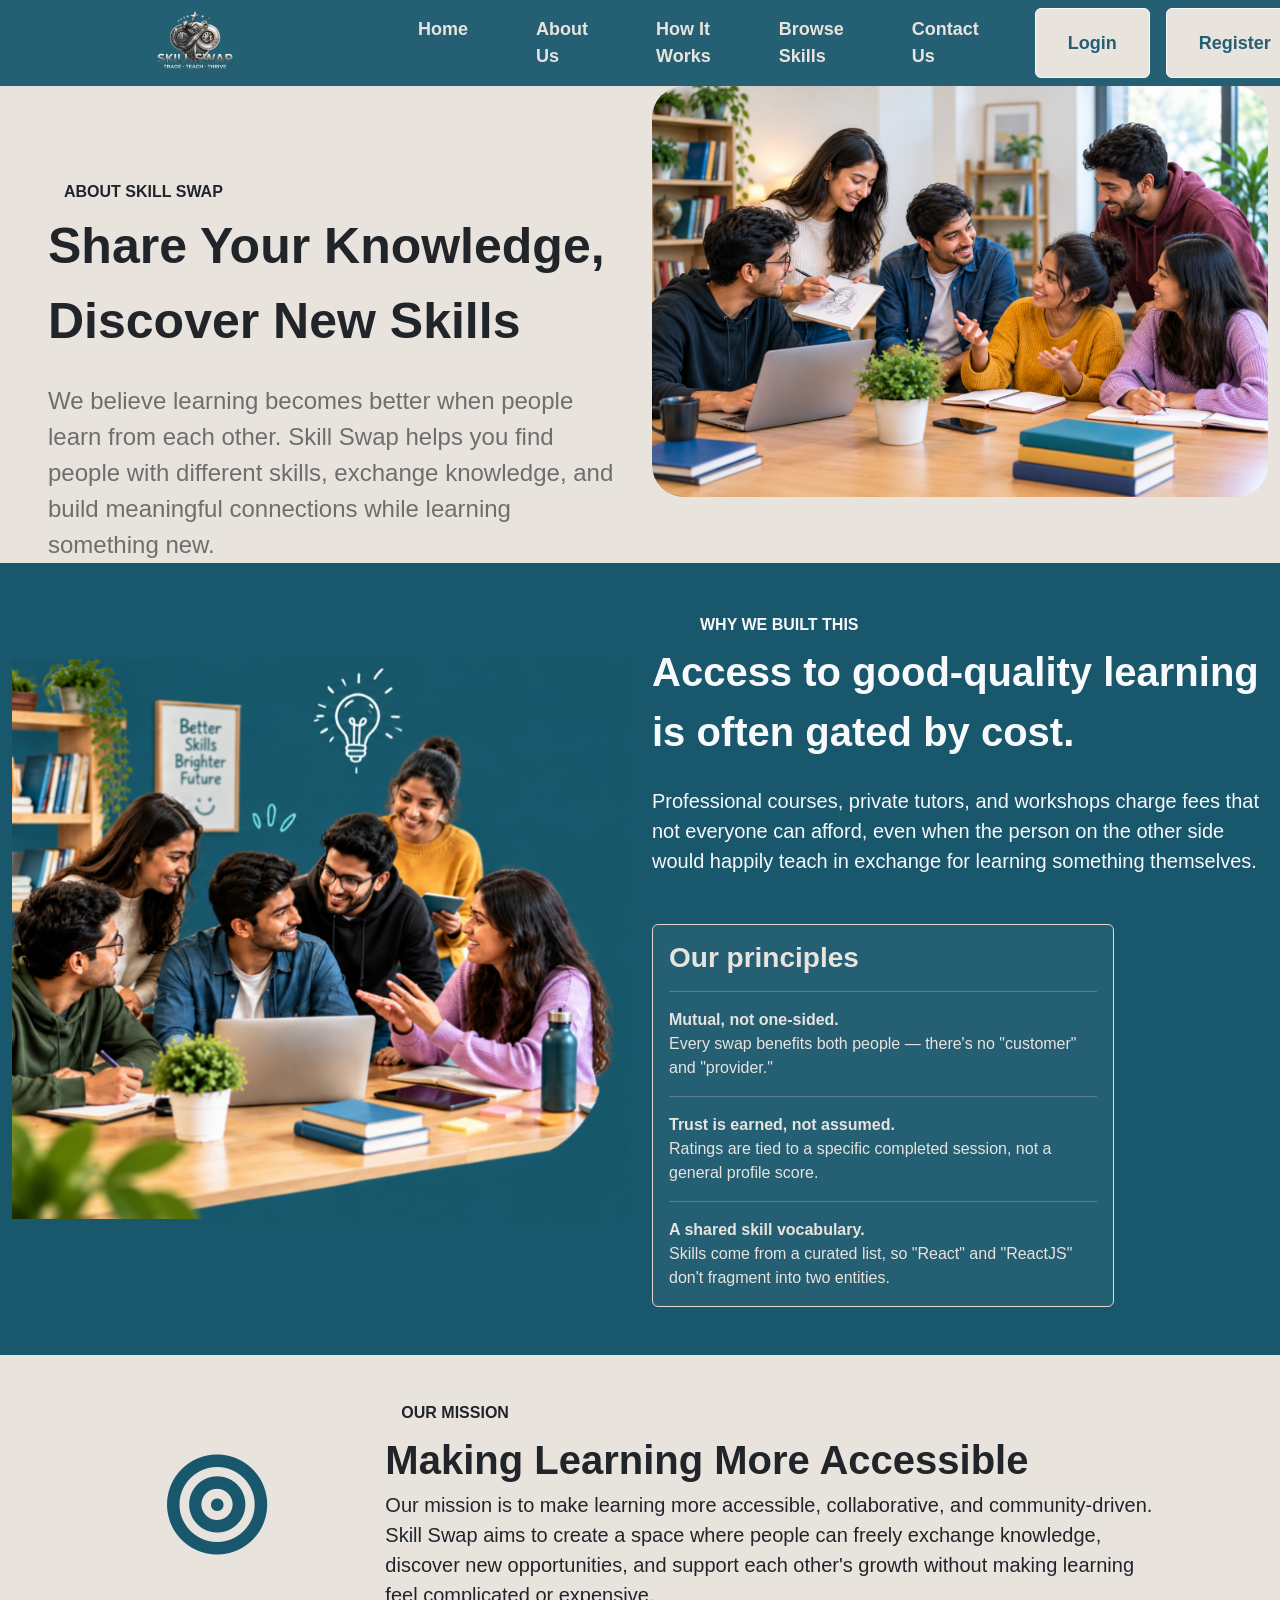
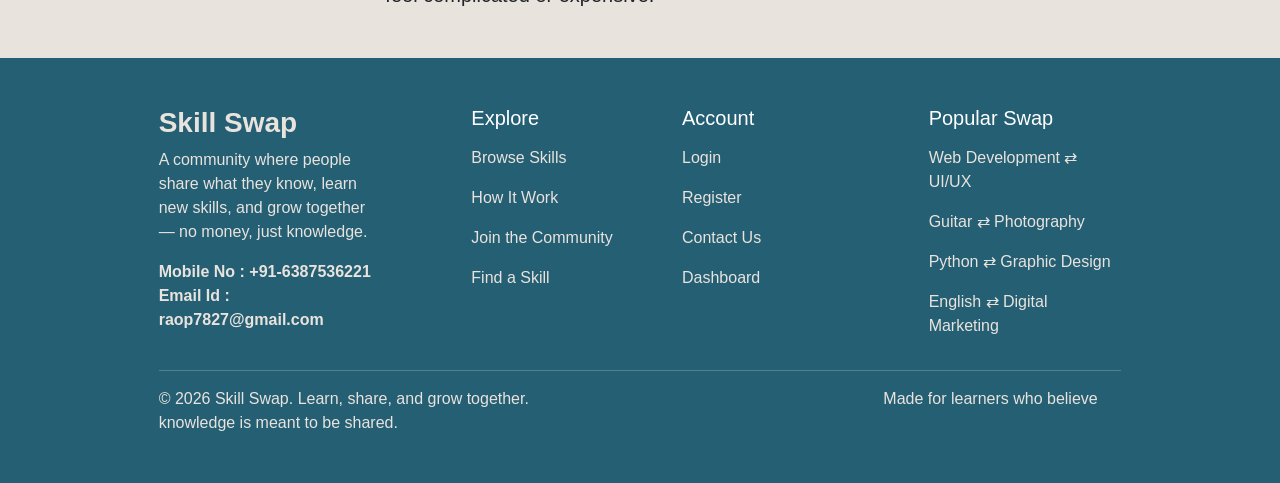
<file: about.html>
<!DOCTYPE html>
<html lang="en">
<head>
     <title>Skill-Swap</title>
    <link rel="stylesheet" href="css/all.css">
    <link rel="stylesheet" href="css/bootstrap.css">
    <link rel="stylesheet" href="index.css">
</head>
<body>
    <div class="container-fluid" style="font-family: 'Gill Sans', 'Gill Sans MT', Calibri, 'Trebuchet MS', sans-serif;">
                <div class="row bg-color1">
               <nav class="navbar navbar-expand-lg navbar-dark  ">

                    <img src="images/l.png" alt="" class="h2 img-fluid bg-color1">
    <button class="navbar-toggler" type="button" data-bs-toggle="collapse" data-bs-target="#navMenu">
      <span class="navbar-toggler-icon"></span>
    </button>
    <div class="collapse navbar-collapse bg-color1" id="navMenu">
      <ul class="navbar-nav ms-5 me-auto ab">
        <li class="nav-item"><a class="nav-link ab" href="Index.html">Home</a></li>
        <li class="nav-item"><a class="nav-link ab" href="#about">About Us</a></li>
        <li class="nav-item"><a class="nav-link ab" href="howitwork.html">How It Works</a></li>
        <li class="nav-item"><a class="nav-link ab" href="#contact">Browse Skills</a></li>
        <li class="nav-item"><a class="nav-link ab" href="Contact.html">Contact Us </a></li>
        <button class="btn btn-light ms-5 mt-0 mb-0 ps-4 pe-4 p-0 ac"><a class="nav-link ac" href="Login.html">Login</a></button>
        <button class="btn btn-light ms-3 mt-0 mb-0 ps-4 pe-4 p-0 ac"><a class="nav-link ac" href="registration.html">Register</a></button>
      </ul>
     
    </div>
    </nav>
  </div>
        <div class="row" style="background-color:#E9E3DE  ;">
            <div class="col-md-12 mx-auto ">
               <div class="row">
                <div class="col-lg-6 pt-5 ps-5">
                <h6 class="fw-bold text-uppercase text-dark  ps-3 pt-5">About Skill Swap</h6>
                <span class="fw-bold text-dark fs2 ">Share Your Knowledge, Discover New Skills</span> <br> <br>
                <span class="text-dark fs-4 " style="color:rgb(112, 109, 109) !important">We believe learning becomes better when people learn from each other. Skill Swap helps you find people with different skills, exchange knowledge, and build meaningful connections while learning something new.</span>
                </div>
                <div class="col-lg-6">
                    <img src="images/about 2.png" alt="" class="img-fluid rounded-5" >
                </div>
               </div>
            </div>
        </div>
        <div class="row pt-5" style="background-color: #18576c; color: white !important;">
            <div class="col-md-12 mx-auto ">
                <div class="row">
                    <div class="col-md-6">
                        <img src="images/about.png" alt="" class="img-fluid pt-5">
                    </div>
                    <div class="col-md-6">
                          <h6 class="fw-semibold text-uppercase text-light  ps-5 pt-1"> Why we built this</h6>
                <span class="fw-bold text-light fs1 ">  Access to good-quality
                        learning <br>is often gated by cost.
                        </span> <br> <br>
                <span class="text-light fs-5 " >  Professional courses, private tutors, and workshops
                        charge fees that not everyone can afford, even when
                        the person on the other side would happily teach in
                        exchange for learning something themselves.</span> <br>
                    

<div class="card w-75 my-5 b" style="border:1px solid #e3d7ce">
  <div class="card-body">
    <h5 class="card-title fs-3 fw-semibold"> Our principles</h5> <hr class="fw-bold">
    <p class="card-text"><b>Mutual, not one-sided.  </b><br>  Every swap benefits both people —
                                    there's no "customer" and "provider."</p> <hr>
    <p class="card-text">  <b>Trust is earned, not assumed.</b> <br>   Ratings are tied to a specific completed
                                    session, not a general profile score.</p><hr>
    <p class="card-text"><b> A shared skill vocabulary.</b> <br> Skills come from a curated list, so
                                    "React" and "ReactJS" don't fragment
                                    into two entities.</p>
   
  </div>
</div>

                    </div>
                </div>
            </div>
        </div>

        <div class="row" style="background-color: #E9E3DE;">
            <div class="col-sm-10 mx-auto">
                <div class="row">
                    <div class="col-md-3">
                        <i class="fa-solid fa-bullseye align-self-center fs2 p-5 text-end" style="font-size: 100px !important; padding-top: 100px !important; box-sizing: border-box; color:#18576c"></i>
                    </div>
                    <div class="col-md-9 pb-5">
                          <h6 class="fw-bold text-uppercase text-dark  ps-3 pt-5"> OUR MISSION</h6>
                          <span class="fs-1 fw-bold"> Making Learning More Accessible</span> <br>
                          <span class="fs-5">  Our mission is to make learning more accessible, collaborative,
                    and community-driven. Skill Swap aims to create a space where
                    people can freely exchange knowledge, discover new opportunities,
                    and support each other's growth without making learning feel
                    complicated or expensive.</span>
                    </div>
                </div>
            </div>
        </div>

           <div class="row p-5" style="background-color: #245F73; color:#E9E3DE ">
              <div class="col-sm-10 mx-auto">
               <div class="row">
                 <div class="col-sm-3">
                    <h3 class="fw-bold">Skill Swap</h3>
                    <p>A community where people share what they know, learn new skills, and grow together — no money, just knowledge.</p>
                    <span class="fw-semibold">Mobile No : +91-6387536221</span> <br>
                    <span class="fw-semibold">Email Id : raop7827@gmail.com</span> <br>
                  </div>
                  <div class="col-sm-3 ps-5">
                    <h5 class="mb-3" style="margin-left: 30px !important; color:white !important">Explore</h5>
                    <a href="#" class="d-block mb-3" style="color:#E9E3DE;text-decoration: none !important; margin-left: 30px !important;">Browse Skills</a>
                    <a href="#" class="d-block mb-3" style="color:#E9E3DE;text-decoration: none !important;margin-left: 30px !important;">How It Work</a>
                    <a href="#" class="d-block mb-3" style="color:#E9E3DE;text-decoration: none !important; margin-left: 30px !important;">Join the Community</a>
                    <a href="#" class="d-block mb-3" style="color:#E9E3DE;text-decoration: none !important; margin-left: 30px !important;">Find a Skill</a>
                  </div>
                  <div class="col-sm-3">
                    <h5 class="mb-3" style="margin-left: 30px !important; color:white !important">Account</h5>
                    <a href="#" class="d-block mb-3" style="color:#E9E3DE;text-decoration: none !important; margin-left: 30px !important;">Login</a>
                    <a href="#" class="d-block mb-3" style="color:#E9E3DE;text-decoration: none !important;margin-left: 30px !important;">Register</a>
                    <a href="#" class="d-block mb-3" style="color:#E9E3DE;text-decoration: none !important; margin-left: 30px !important;">Contact Us</a>
                    <a href="#" class="d-block mb-3" style="color:#E9E3DE;text-decoration: none !important; margin-left: 30px !important;">Dashboard</a>
                  </div>
                  <div class="col-sm-3">
                    <h5 class="mb-3" style="margin-left: 30px !important;color:white !important">Popular Swap </h5>
                    <a href="#" class="d-block mb-3" style="color:#E9E3DE;text-decoration: none !important; margin-left: 30px !important;">Web Development ⇄ UI/UX</a>
                    <a href="#" class="d-block mb-3" style="color:#E9E3DE;text-decoration: none !important;margin-left: 30px !important;">Guitar ⇄ Photography</a>
                    <a href="#" class="d-block mb-3" style="color:#E9E3DE;text-decoration: none !important; margin-left: 30px !important;">Python ⇄ Graphic Design</a>
                    <a href="#" class="d-block mb-3" style="color:#E9E3DE;text-decoration: none !important; margin-left: 30px !important;">English ⇄ Digital Marketing</a>
                  </div>
               </div>
               <hr>
               <span>© 2026 Skill Swap. Learn, share, and grow together.</span>
               <span class="text-end ps-5" style="padding-left: 350px !important;">Made for learners who believe knowledge is meant to be shared.</span>
              </div>
            </div>

    </div>
</body>
</html>
</file>
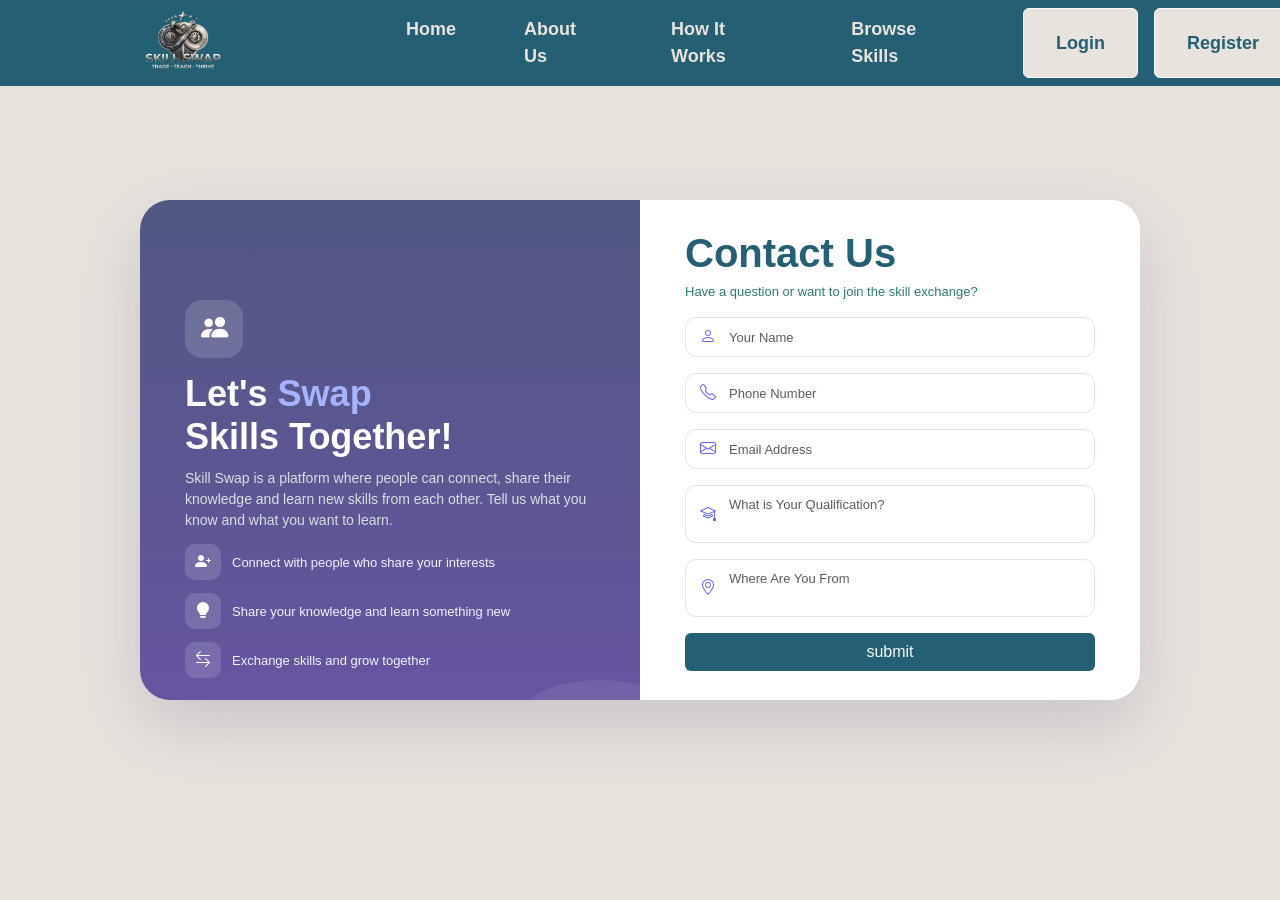
<file: Contact.html>
<!DOCTYPE html>
<html lang="en">
<head>
    <meta charset="UTF-8">
    <meta name="viewport" content="width=device-width, initial-scale=1.0">

     <title>Skill-Swap</title>
    <link rel="stylesheet" href="index.css">

    <!-- Bootstrap CSS -->
    <link href="https://cdn.jsdelivr.net/npm/bootstrap@5.3.3/dist/css/bootstrap.min.css" rel="stylesheet">
    <script src="https://cdn.jsdelivr.net/npm/bootstrap@5.3.3/dist/js/bootstrap.bundle.min.js"></script>

    <!-- Bootstrap Icons -->
    <link rel="stylesheet"
          href="https://cdn.jsdelivr.net/npm/bootstrap-icons@1.11.3/font/bootstrap-icons.min.css">

    <style>
        .bgcolor{
           background-color:rgb(36, 95, 115) ;
        }
       .text1{
            color: #2f7a6e;
        }
.textmycolor{
    color: #245F73 !important;
}

* {
    margin: 0;
    padding: 0;
    box-sizing: border-box;
}

body {
    min-height: 100vh;
    font-family: "Poppins", sans-serif;
    background: #E9E3DE;
    display: flex;
    align-items: center;
    justify-content: center;
    padding: 20px 15px;
}

.contact-wrapper {
    width: fit-content;
    max-width: 100%;
    perspective: 1200px;
}

/* =========================
   MAIN CARD
========================= */

.contact-card {
    position: relative;
    height: 500px;
    width: 1000px;
    max-width: 100%;
    border-radius: 30px;
    overflow: hidden;
    background: #ffffff;
    box-shadow: 0 25px 70px rgba(45, 55, 100, 0.18);
    display: flex;
}


/* =========================
   LEFT SIDE
========================= */

.contact-info {
    width: 50%;
    height: 500px;
    position: relative;
    padding: 35px 45px;
    color: white;
    display: flex;
    flex-direction: column;
    justify-content: center;
    overflow: hidden;

    background:
        linear-gradient(
            rgba(31, 41, 95, 0.78),
            rgba(69, 47, 140, 0.82)
        ),
        url("https://images.unsplash.com/photo-1521737711867-e3b97375f902?auto=format&fit=crop&w=1000&q=80");

    background-size: cover;
    background-position: center;

    transition: transform 0.8s cubic-bezier(.68,-0.55,.27,1.55);
}

.contact-info::before {
    content: "";
    position: absolute;
    width: 250px;
    height: 100px;
    border-radius: 50%;
    background: rgba(255,255,255,0.08);
    top: -100px;
    left: -100px;
}

.contact-info::after {
    content: "";
    position: absolute;
    width: 180px;
    height: 100px;
    border-radius: 50%;
    background: rgba(255,255,255,0.08);
    bottom: -80px;
    right: -50px;
}

.info-content {
    position: relative;
    z-index: 2;
    width: 100%;
}

.brand-icon {
    width: 58px;
    height: 58px;
    border-radius: 17px;
    display: flex;
    align-items: center;
    justify-content: center;
    font-size: 27px;
    margin-bottom: 14px;

    background: rgba(255,255,255,0.15);
    backdrop-filter: blur(10px);

    animation: floating 3s ease-in-out infinite;
}

.contact-info h1 {
    font-size: 36px;
    font-weight: 700;
    margin-bottom: 10px;
}

.contact-info h1 span {
    color: #a5b4fc;
}

.contact-info p {
    color: #d8dfe2;
    line-height: 1.5;
    font-size: 14px;
    max-width: 450px;
    margin-bottom: 0;
}

.feature {
    display: flex;
    align-items: center;
    gap: 11px;
    margin-top: 13px;
}

.feature-icon {
    width: 36px;
    height: 36px;
    flex-shrink: 0;
    border-radius: 10px;
    background: rgba(255,255,255,0.14);
    display: flex;
    align-items: center;
    justify-content: center;
    font-size: 16px;
}

.feature span {
    font-size: 13px;
    color: #f1f2ff;
}


/* =========================
   RIGHT SIDE FORM
========================= */

.contact-form {
    width: 50%;
    height: 500px;
    padding: 30px 45px;
    display: flex;
    flex-direction: column;
    justify-content: center;
    background: white;

    transition: transform 0.8s cubic-bezier(.68,-0.55,.27,1.55);
}

.form-heading {
    margin-bottom: 16px;
}

.form-heading h2 {
    font-size: 30px;
    font-weight: 700;
    color: #20244a;
    margin-bottom: 0;
}

.form-heading p {
    color: #777;
    margin-top: 5px;
    margin-bottom: 0;
    font-size: 13px;
}

.input-box {
    position: relative;
    margin-bottom: 10px;
}

.input-box i {
    position: absolute;
    left: 15px;
    top: 50%;
    transform: translateY(-50%);
    color: #6c63ff;
    font-size: 16px;
    z-index: 2;
}

.input-box textarea + i {
    top: 20px;
}

.form-control {
    border: 1px solid #e0e2ef;
    border-radius: 11px;
    padding: 9px 15px 9px 43px;
    height: 40px;
    min-height: 40px;
    font-size: 13px;
    box-shadow: none;
    transition: all 0.3s ease;
}

textarea.form-control {
    height: 58px;
    min-height: 58px;
    resize: none;
}

.form-control:focus {
    border-color: #6c63ff;
    box-shadow: 0 0 0 4px rgba(108, 99, 255, 0.10);
    transform: translateY(-2px);
}

.submit-btn {
    width: 100%;
    border: none;
    border-radius: 11px;
    padding: 10px;
    font-size: 14px;
    font-weight: 600;
    color: white;

    background: linear-gradient(135deg, #6c63ff, #4f46e5);

    transition: all 0.3s ease;
}

.submit-btn:hover {
    transform: translateY(-3px);
    box-shadow: 0 12px 25px rgba(79, 70, 229, 0.30);
}

.submit-btn:active {
    transform: scale(0.98);
}
.bt:hover{
    background-color:rgb(36, 95, 115) ;
    color: white;
}


/* =========================
   SWAP ANIMATION
========================= */
/* 
.contact-card:hover .contact-info {
    transform: translateX(100%);
}

.contact-card:hover .contact-form {
    transform: translateX(-100%);
} */


/* =========================
   FLOATING ANIMATION
========================= */

@keyframes floating {
    0%, 100% {
        transform: translateY(0);
    }

    50% {
        transform: translateY(-8px);
    }
}


/* =========================
   TABLET
========================= */

@media (max-width: 991px) {

    .contact-card {
        width: 900px;
        height: 500px;
    }

    .contact-info {
        padding: 30px;
    }

    .contact-form {
        padding: 30px;
    }

    .contact-info h1 {
        font-size: 32px;
    }
}


/* =========================
   MOBILE
========================= */

@media (max-width: 767px) {

    body {
        padding: 15px 10px;
    }

    .contact-wrapper {
        width: 100%;
    }

    .contact-card {
        width: 100%;
        height: auto;
        flex-direction: column;
        border-radius: 22px;
    }

    .contact-info,
    .contact-form {
        width: 100%;
        height: auto;
        min-height: 0 !important;
    }

    .contact-info {
        padding: 35px 25px;
    }

    .contact-form {
        padding: 30px 22px;
    }

    /* Mobile par hover animation disable */

    .contact-card:hover .contact-info,
    .contact-card:hover .contact-form {
        transform: none;
    }

    .contact-info h1 {
        font-size: 30px;
    }

    .form-heading h2 {
        font-size: 27px;
    }

    .brand-icon {
        width: 55px;
        height: 55px;
        font-size: 25px;
    }
}


/* =========================
   EXTRA CLASSES
========================= */

.h {
    min-height: 0 !important;
}

.ab {
    text-decoration: none;
    border: none;
}

.py{
    padding-bottom: 300px !important;
    box-sizing: border-box;
}

    </style>
</head>
<body>
    <div class="container">

            <div class="row bg-color1  fixed-top">
               <nav class="navbar navbar-expand-lg navbar-dark  ">

                    <img src="images/l.png" alt="" class="h2 img-fluid bg-color1">
    <button class="navbar-toggler" type="button" data-bs-toggle="collapse" data-bs-target="#navMenu">
      <span class="navbar-toggler-icon"></span>
    </button>
    <div class="collapse navbar-collapse bg-color1" id="navMenu">
      <ul class="navbar-nav ms-5 me-auto ab">
        <li class="nav-item"><a class="nav-link ab" href="Index.html">Home</a></li>
        <li class="nav-item"><a class="nav-link ab" href="#about">About Us</a></li>
        <li class="nav-item"><a class="nav-link ab" href="#services">How It Works</a></li>
        <li class="nav-item"><a class="nav-link ab" href="#contact">Browse Skills</a></li>
      
        <button class="btn btn-light ms-5 mt-0 mb-0 ps-4 pe-4 p-0 ac"><a class="nav-link ac" href="Login.html">Login</a></button>
        <button class="btn btn-light ms-3 mt-0 mb-0 ps-4 pe-4 p-0 ac"><a class="nav-link ac" href="registration.html">Register</a></button>
      </ul>
     
    </div>
    </nav>
  </div>

<div class="contact-wrapper mx-auto">
    

    <div class="contact-card">

        <!-- ================= LEFT SIDE ================= -->

        <div class="contact-info">

            <div class="info-content h  py ">

                <div class="brand-icon">
                    <i class="bi bi-people-fill"></i>
                </div>

                <h1 class="p-0">
                    Let's <span>Swap</span><br>
                    Skills Together!
                </h1>

                <p>
                    Skill Swap is a platform where people can connect,
                    share their knowledge and learn new skills from each other.
                    Tell us what you know and what you want to learn.
                </p>

                <div class="feature">
                    <div class="feature-icon">
                        <i class="bi bi-person-plus-fill"></i>
                    </div>

                    <span>
                        Connect with people who share your interests
                    </span>
                </div>

                <div class="feature">
                    <div class="feature-icon">
                        <i class="bi bi-lightbulb-fill"></i>
                    </div>

                    <span>
                        Share your knowledge and learn something new
                    </span>
                </div>

                <div class="feature">
                    <div class="feature-icon">
                        <i class="bi bi-arrow-left-right"></i>
                    </div>

                    <span>
                        Exchange skills and grow together
                    </span>
                </div>

            </div>

        </div>


        <!-- ================= RIGHT SIDE FORM ================= -->

        <div class="contact-form">

            <div class="form-heading">

                <h2 class="textmycolor text1 fs-1">Contact Us</h2>

                <p style="color: #2f7a6e !important;">
                    Have a question or want to join the skill exchange?
                </p>

            </div>


            <form onsubmit="demo()">

                <!-- Name -->

                <div class="input-box">

                    <i class="bi bi-person"></i>

                    <input
                        type="text"
                        class="form-control textmycolor"
                        placeholder="Your Name"
                        required id="name"
                    >


                </div>
                <p id="p1"></p>


                <!-- Phone -->

                <div class="input-box">

                    <i class="bi bi-telephone"></i>

                    <input
                        type="tel"
                        class="form-control"
                        placeholder="Phone Number"
                        required id="phone"
                    >

                </div>
                <p id="p2"></p>


                <!-- Email -->

                <div class="input-box">

                    <i class="bi bi-envelope"></i>

                    <input
                        type="email"
                        class="form-control"
                        placeholder="Email Address"
                        required
                        id="email"
                    >

                </div>
                <p id="p3"></p>


                <!-- Knowledge -->

                <div class="input-box">

                    <i class="bi bi-mortarboard"></i>

                    <textarea
                        class="form-control"
                        placeholder="What is Your Qualification?"
                        required
                        id="text1"
                    ></textarea>

                </div>
                <p id="p4"></p>


                <!-- Learn -->

                <div class="input-box">

                   <i class="bi bi-geo-alt"></i>

                    <textarea
                        class="form-control"
                        placeholder="Where Are You From"
                        required
                        id="text2"
                    ></textarea>

                </div>
                <p id="p5"></p>


                <button type="submit" class="btn bgcolor bt text-light w-100">submit

                    <!-- <i class="bi bi-send-fill me-2"></i>
                   <a href="" class="text-light text-decoration none a">Send Message</a> -->

                </button>

            </form>

        </div>

    </div>
    

</div>



<!-- Bootstrap JS -->


</div>
<script>
    function demo(){
    var name = document.querySelector("#name").value
    var phone = document.querySelector("#phone").value
    var email = document.querySelector("#email").value
    var text1 = document.querySelector("#text1").value
    var text2 = document.querySelector("#text2").value
    var arr = [name,phone,email,text1,text2]
    localStorage.setItem("name",JSON.stringify(arr[0]))
    localStorage.setItem("phone",JSON.stringify(arr[1]))
    localStorage.setItem("email",JSON.stringify(arr[2]))
    localStorage.setItem("text1",JSON.stringify(arr[3]))
    localStorage.setItem("text2",JSON.stringify(arr[4]))

    alert(`congratulations ${name} submitted successfully`)

    
    }
   
    

</script>
</body>
</html>
</file>
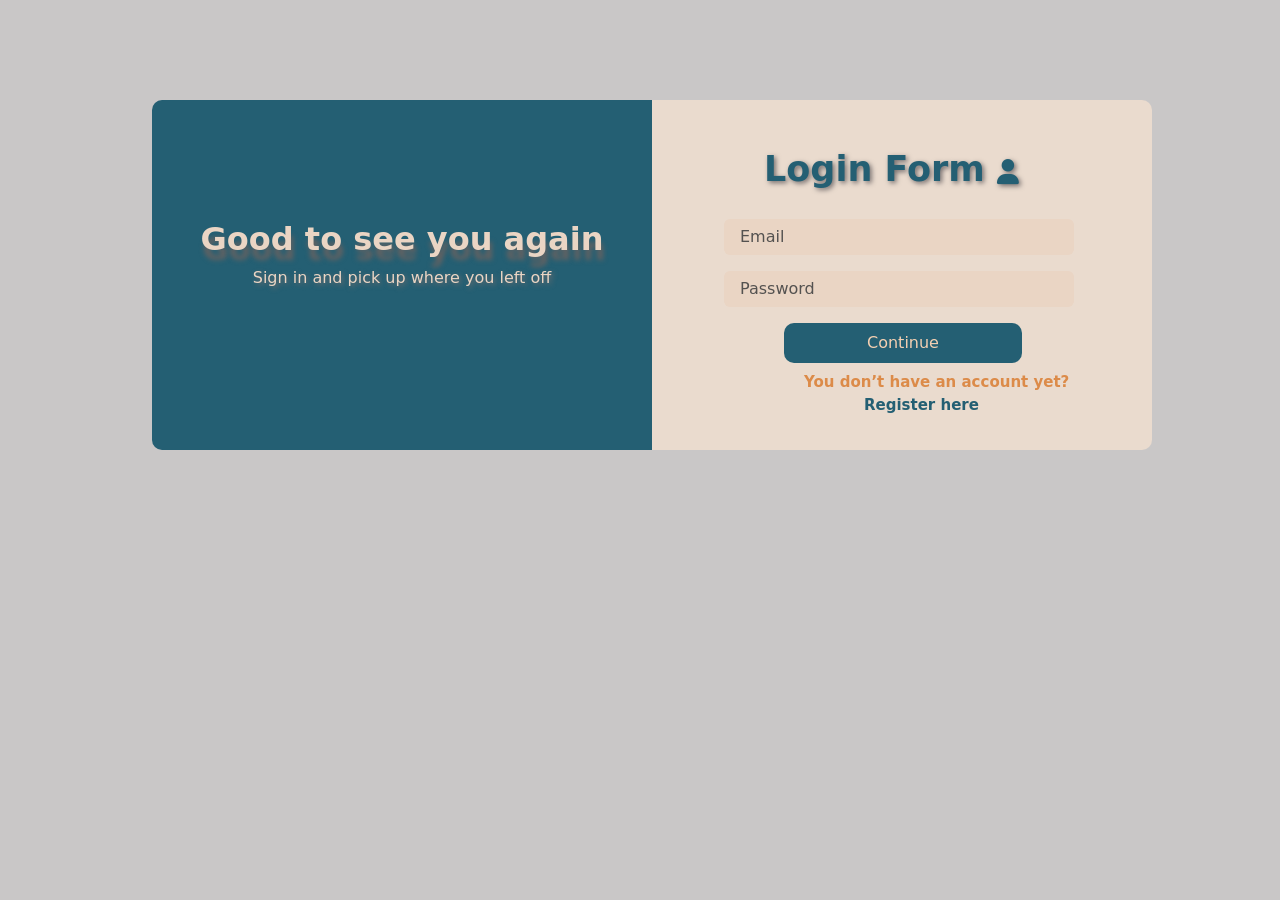
<file: dashboard.html>
<!DOCTYPE html>
<html lang="en">

<head>
    <meta charset="UTF-8">
    <meta name="viewport" content="width=device-width, initial-scale=1.0">

    <title>Skill-Swap</title>

    <link rel="stylesheet" href="css/bootstrap.css">
    <link rel="stylesheet" href="css/all.min.css">

    <style>
        body {
            background-color: #245F73;
        }

        .dashboard {
            background-color: #E9E3DE;
            min-height: 90vh;
            border-radius: 15px;
        }

        .brand {
            color: #ead5c4;
            font-weight: bold;
        }

        .welcome {
            color: #245F73;
            font-weight: bold;
        }

        .skill-card {
            background-color: #f4d0b2;
            border: none;
            border-radius: 15px;
            transition: 0.3s;
        }

        .skill-card:hover {
            transform: translateY(-5px);
        }

        .skill-icon {
            font-size: 35px;
            color: #245F73;
        }

        .skill-name {
            color: #245F73;
            font-size: 22px;
            font-weight: bold;
        }

        .section-title {
            color: #55361e;
            font-weight: bold;
        }

        .custom-btn {
            background-color: #245F73;
            color: #ead5c4;
            border: none;
        }

        .custom-btn:hover {
            background-color: #55361e;
            color: #fff;
        }
    </style>

</head>

<body>

    <div class="container py-4">

        <div class="dashboard shadow p-3 p-md-4">


            <nav class="navbar navbar-expand-lg mb-4">

                <div class="container-fluid">

                    <a class="navbar-brand brand fs-3" style="color: #245f73 !important;" href="#">
                        <i class="fa-solid fa-right-left" style="color: #245f73 !important;"></i>
                        Skill Swap
                    </a>

                    <button class="navbar-toggler" type="button" data-bs-toggle="collapse"
                        data-bs-target="#dashboardMenu">

                        <i class="fa-solid fa-bars"></i>

                    </button>

                    <div class="collapse navbar-collapse" id="dashboardMenu">

                        <ul class="navbar-nav ms-auto text-center">

                            <li class="nav-item">
                                <a class="nav-link fw-semibold fs-5 px-5" style="color: #245f73 !important;" href="#">
                                    Dashboard
                                </a>
                            </li>
                            <li class="nav-item">
                                <a class="nav-link" href="connection.html">
                                    <i class="fa-solid fa-user-group"></i>
                                    Connections
                                </a>
                            </li>

                            <li class="nav-item" style="color: #245f73 !important;">
                                <a class="nav-link fw-semibold fs-5 px-5" style="color: #245f73 !important;" href="#">
                                    Find Skills
                                </a>
                            </li>

                            <li class="nav-item" style="color: #245f73 !important;">
                                <a class="nav-link fw-semibold  fs-5 px-5" style="color: #245f73 !important;"
                                    href="profile.html">
                                    <i class="fa-solid fa-user fs-5 " style="color: #245f73 !important;"></i>
                                    Profile
                                </a>
                            </li>

                            <li class="nav-item">
                                <button class="btn custom-btn fs-5  px-3 mx-5" onclick="logout()">
                                    Logout
                                </button>
                            </li>

                        </ul>

                    </div>

                </div>

            </nav>



            <div class="mb-4">

                <h2 class="welcome">
                    Welcome, <span id="username">User</span> 👋
                </h2>

                <p class="text-muted mb-0">
                    Exchange your skills, connect with others and
                    learn something new.
                </p>

            </div>



            <h4 class="section-title mb-3">
                My Skills
            </h4>

            <div class="row g-4">


                <div class="col-12 col-md-6">

                    <div class="card skill-card shadow-sm h-100">

                        <div class="card-body p-4">

                            <i class="fa-solid fa-chalkboard-user skill-icon"></i>

                            <h5 class="section-title mt-3">
                                I Can Teach
                            </h5>

                            <p class="skill-name mb-2" id="teachSkill">
                                Loading...
                            </p>

                            <p class="text-muted mb-0">
                                Share your knowledge and help
                                someone learn this skill.
                            </p>

                        </div>

                    </div>

                </div>



                <div class="col-12 col-md-6">

                    <div class="card skill-card shadow-sm h-100">

                        <div class="card-body p-4">

                            <i class="fa-solid fa-book-open-reader skill-icon"></i>

                            <h5 class="section-title mt-3">
                                I Want To Learn
                            </h5>

                            <p class="skill-name mb-2" id="learnSkill">
                                Loading...
                            </p>

                            <p class="text-muted mb-0">
                                Find someone who can teach you
                                this skill.
                            </p>

                        </div>

                    </div>

                </div>

            </div>



            <div class="card skill-card shadow-sm border-0 mt-4">

                <div class="card-body p-4">

                    <h4 class="section-title mb-3">
                        <i class="fa-solid fa-users"></i>
                        Recommended Skill Partners
                    </h4>

                    <p class="text-muted">
                        People who can help you learn or learn from you.
                    </p>


                    <div id="skillPartners" class="row g-3 mt-2">


                    </div>

                </div>

            </div>



            <div class="row g-3 mt-3">

                <div class="col-12 col-sm-4">

                    <button class="btn custom-btn w-100 py-2">
                        <i class="fa-solid fa-magnifying-glass"></i>
                        Find a Skill
                    </button>

                </div>

                <div class="col-12 col-sm-4">

                    <button class="btn custom-btn w-100 py-2">
                        <i class="fa-solid fa-user-group"></i>
                        Find Partners
                    </button>

                </div>

                <div class="col-12 col-sm-4">

                    <button class="btn custom-btn w-100 py-2">
                        <i class="fa-solid fa-user"></i>
                        My Profile
                    </button>

                </div>

            </div>

        </div>

    </div>



    <script src="js/bootstrap.bundle.js"></script>


    <script src="js/dashboard.js"></script>

</body>

</html>
</file>
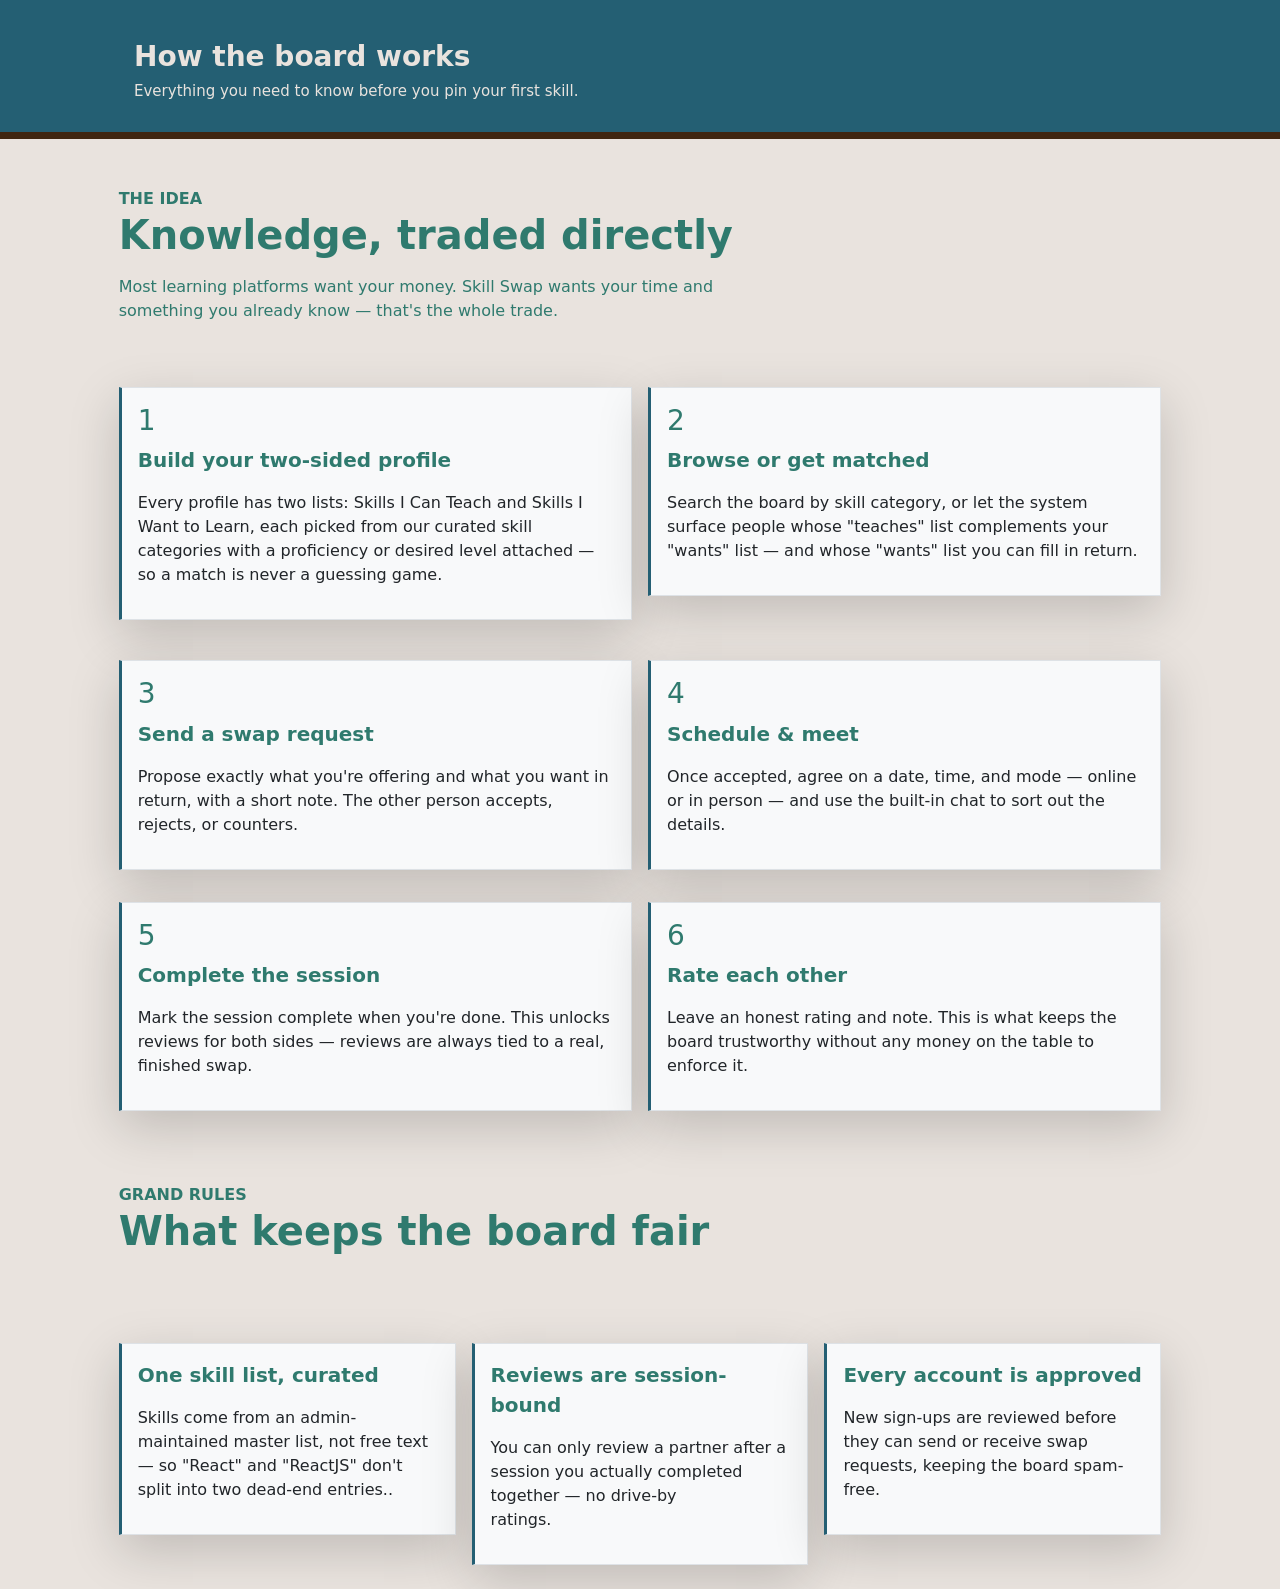
<file: howitwork.html>
<!DOCTYPE html>
<html lang="en">
<head>
    <meta charset="UTF-8">
    <meta name="viewport" content="width= , initial-scale=1.0">
    <title>Skill-Swap</title>
    <link rel="stylesheet" href="css/all.css">
    <link rel="stylesheet" href="css/bootstrap.css">
    <style>
        .bgcolor{
           background-color:rgb(36, 95, 115) ;
        }
        .textcolor{
             color: #E9E3DE !important;
        }
        .text1{
            color: #2f7a6e;
        }
        .bgcolor1{
            background-color: #E9E3DE !important;;
        }
        
         .w{
            width: 350px !important;
            
        }
        .my{
            margin-top: 120px;
        }

        .h{
            height: 150px;
        }
       .ms{
        margin-left: 110px;
    }
    .border{
        border-left: 3px solid rgb(36, 95, 115) !important;
    }
    </style>
</head>
<body>
    <div class="container-fluid bgcolor1">
        <div class="row bgcolor" style="border-bottom: 7px solid #402611;">
            <div class="col-sm-12 mx-auto">
                <div class="row">
                    <div class="col-sm-6 p-4 mt-3">
                        <h3 class="ms fw-bold textcolor">How the board works
                            <div class="fs-5 mt-2 fw-normal textcolor" style="font-size: 15px !important; ">Everything you need to know before you pin your first skill.</div>
                        </h3>
                    </div>
                    <div class="col-sm-6">
                        
                    </div>
                </div>
            </div>
        </div>
        <div class="row">
            <div class="col-sm-10 mx-auto my-5">
                <div class="">
                <div class="text1 fw-bold ">THE IDEA</div>
                <h1 class="fw-bold text1">Knowledge, traded directly</h1>
                <p class="mt-3 text1">Most learning platforms want your money. Skill Swap wants your time and<br> something you already know — that's the whole trade.</p>
            </div>
            </div>
        </div>
       
<!--box section start-->
<div class="row">
    <div class="col-sm-10 mx-auto">
        <div class="row g-3">

            <div class="col-sm-6 ">
                <div class="shadow-lg bg-light p-3 border">
                    <h3 class="text1">1</h3>
                    <p class="fw-bold fs-5 text1">Build your two-sided profile</p>
                    <p>Every profile has two lists: Skills I Can Teach and Skills I Want to Learn, each picked from our curated skill categories with a proficiency or desired level attached — so a match is never a guessing game.</p>
                </div>
            </div>

            <div class="col-sm-6">
                <div class="shadow-lg bg-light p-3 border">
                    <h3 class="text1">2</h3>
                    <p class="fw-bold fs-5 text1">Browse or get matched</p>
                    <p>Search the board by skill category, or let the system surface people whose "teaches" list complements your "wants" list — and whose "wants" list you can fill in return.</p>
                </div>
            </div>

        </div>
           <div class="row g-3 mt-4">

            <div class="col-sm-6">
                <div class="shadow-lg bg-light p-3 border">
                    <h3 class="text1">3</h3>
                    <p class="fw-bold fs-5 text1">Send a swap request</p>
                    <p>Propose exactly what you're offering and what you want in return, with a short note. The other person accepts, rejects, or counters.</p>
                </div>
            </div>

            <div class="col-sm-6">
                <div class="shadow-lg bg-light p-3 border">
                    <h3 class="text1">4</h3>
                    <p class="fw-bold fs-5 text1">Schedule & meet</p>
                    <p>Once accepted, agree on a date, time, and mode — online or in person — and use the built-in chat to sort out the details.</p>
                </div>
            </div>

        </div>
           <div class="row g-3 mt-3 mb-4">

            <div class="col-sm-6">
                <div class="shadow-lg bg-light p-3 border">
                    <h3 class="text1">5</h3>
                    <p class="fw-bold fs-5 text1">Complete the session</p>
                    <p>Mark the session complete when you're done. This unlocks reviews for both sides — reviews are always tied to a real, finished swap.</p>
                </div>
            </div>

            <div class="col-sm-6">
                <div class="shadow-lg bg-light p-3 border">
                    <h3 class="text1">6</h3>
                    <p class="fw-bold fs-5 text1">Rate each other</p>
                    <p>Leave an honest rating and note. This is what keeps the board trustworthy without any money on the table to enforce it.</p>
                </div>
            </div>

        </div>
        

    </div>
</div>
<!--box section end-->


       <div class="row">
            <div class="col-sm-10 mx-auto my-5">
                <div class="">
                <div class="text1 fw-bold ">GRAND RULES</div>
                <h1 class="fw-bold text1">What keeps the board fair</h1>
                
            </div>
            </div>
        </div>
        <div class="row">
            <div class="col-sm-10 mx-auto">
                   <div class="row g-3 mt-3 mb-4">

            <div class="col-sm-4">
                <div class="shadow-lg bg-light p-3 border">
                    
                    <p class="fw-bold fs-5 text1">One skill list, curated</p>
                    <p>Skills come from an admin-maintained master list, not free text — so "React" and "ReactJS" don't split into two dead-end entries..</p>
                </div>
            </div>

            <div class="col-sm-4">
                <div class="shadow-lg bg-light p-3 border">
                    
                    <p class="fw-bold fs-5 text1">Reviews are session-bound</p>
                    <p>You can only review a partner after a session you actually completed together — no drive-by<br> ratings.</p>
                </div>
            </div>
              <div class="col-sm-4">
                <div class="shadow-lg bg-light p-3 border">
                    
                    <p class="fw-bold fs-5 text1">Every account is approved</p>
                    <p>New sign-ups are reviewed before they can send or receive swap requests, keeping the board spam-free.</p>
                </div>
            </div>

        </div>
            </div>
        </div>
    </div>
</body>
</html>
</file>
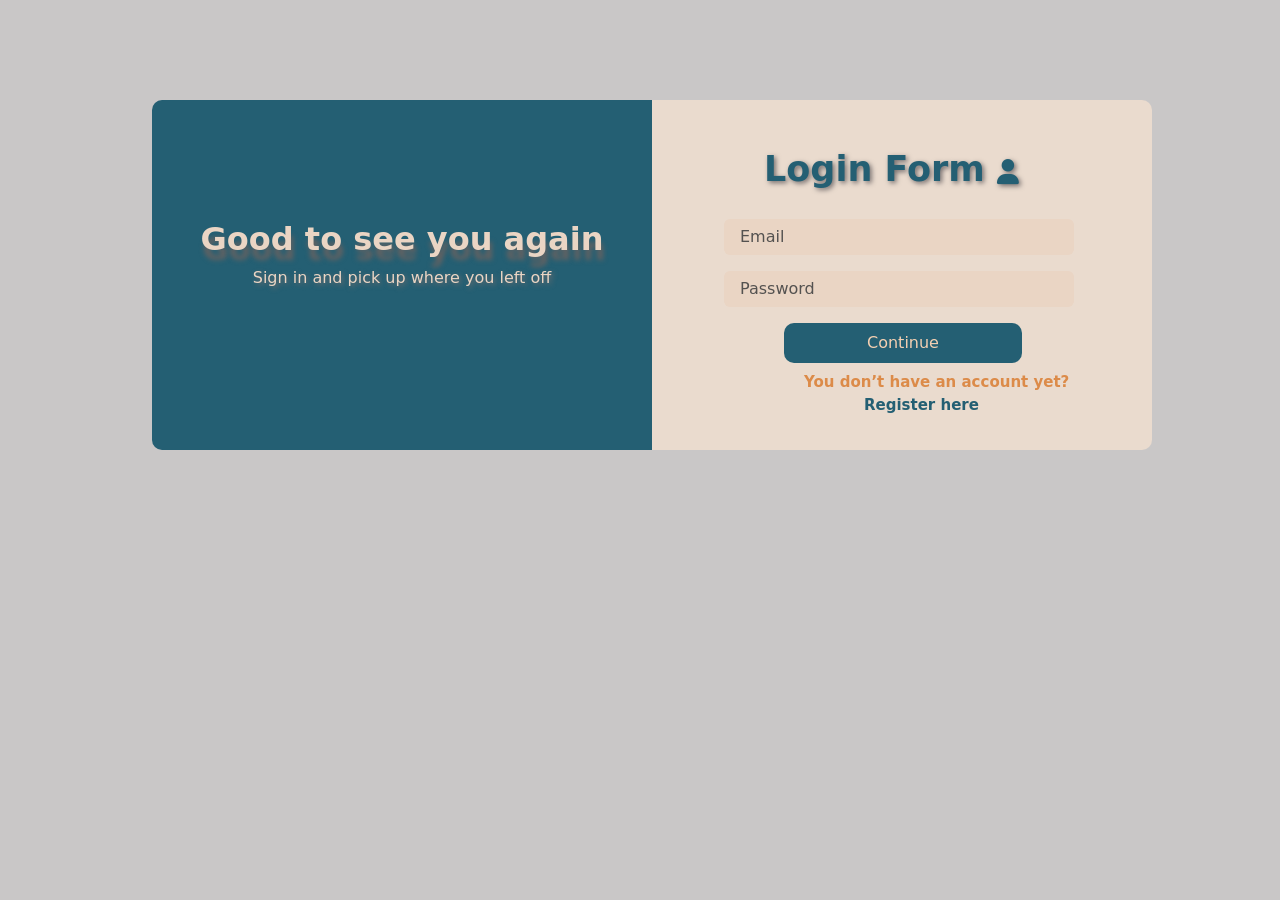
<file: Login.html>
<html>

<head>
    <title>Skill-Swap</title>
    <link rel="stylesheet" href="css/bootstrap.css">
    <link rel="stylesheet" href="css/all.min.css">

    <style>
        body {
            background: #c9c7c7;
        }

        .r {
            height: 700px;
            margin-top: 100px;
            width: 1000px;
            margin-left: 70px;
        }

        .wlcm {
            background: #245F73;
            border-radius: 10px 0px 0px 10px;
        }

        .form {
            background: #eadbce;
            border-radius: 0px 10px 10px 0px;
        }

        h2 {
            color: #ead5c4;
            margin-top: 120px !important;
            text-shadow: 2px 10px 5px rgb(100, 98, 98);


        }
        i{
           font-size: 25px;
           margin-bottom: 10px;
          
        }

        p {
            color: #ead5c4;
            text-shadow: 2px 2px 5px rgb(117, 110, 110);
        }

        h4 {
            color: #245F73;
            text-shadow: 2px 2px 5px rgb(117, 110, 110);
            font-size: 35px;
            margin-left: 100px;
           
        }

        input {
            background-color: #ead5c4 !important;


        }

        .w {
            max-width: 350px !important;
            margin-left: 60px !important;
            border: none;
        }

        .btn {
            background: #245F73 !important;
            margin-left: 120px;
            height: 40px;
            border-radius: 10px;
            color: #f4d0b2;
        }
        .p{
            margin-left: 140px;
            color: #dc8b49;
            text-shadow: none;
            text-decoration: #dc8b49;
            font-size: 15px;
        }
        a{
            text-decoration: none;
            color: #245F73;
           
        }
        .reg{
            margin-left: 60px;
        }
    </style>
</head>

<body>
    <div class="container">
        <div class="row r">
            <div class="col-sm-6  h-50 wlcm">
                <h2 class="fw-bold  text-center">Good to see you again</h2>
                <p class="  text-center mt-2">Sign in and pick up where you left off</p>
            </div>
            <div class="col-sm-6 h-50 form">
                <h4 class=" mt-5 fw-bold">Login Form <i class="fa-solid fa-user mt-2"></i></h4>
                <div class="input-group">
                    <input type="text" placeholder="Email" class="mt-3 form-control w ps-3" required id="login">

                </div>
                <div class="input-group">
                    <input type="password" placeholder="Password" class="mt-3 form-control w ps-3" required id="password">

                </div>
               <button type="button" class="border-0 mt-3 w-50 btn" onclick="login()">
                      Continue
              </button>
                 <p class="p mt-2 fw-bold">You don’t have an account yet?<br><a href="registration.html" class="reg">Register here</a></p>

            </div>
        </div>
    </div>

    <script src="js/login.js"></script>
  
</body>

</html>
</file>
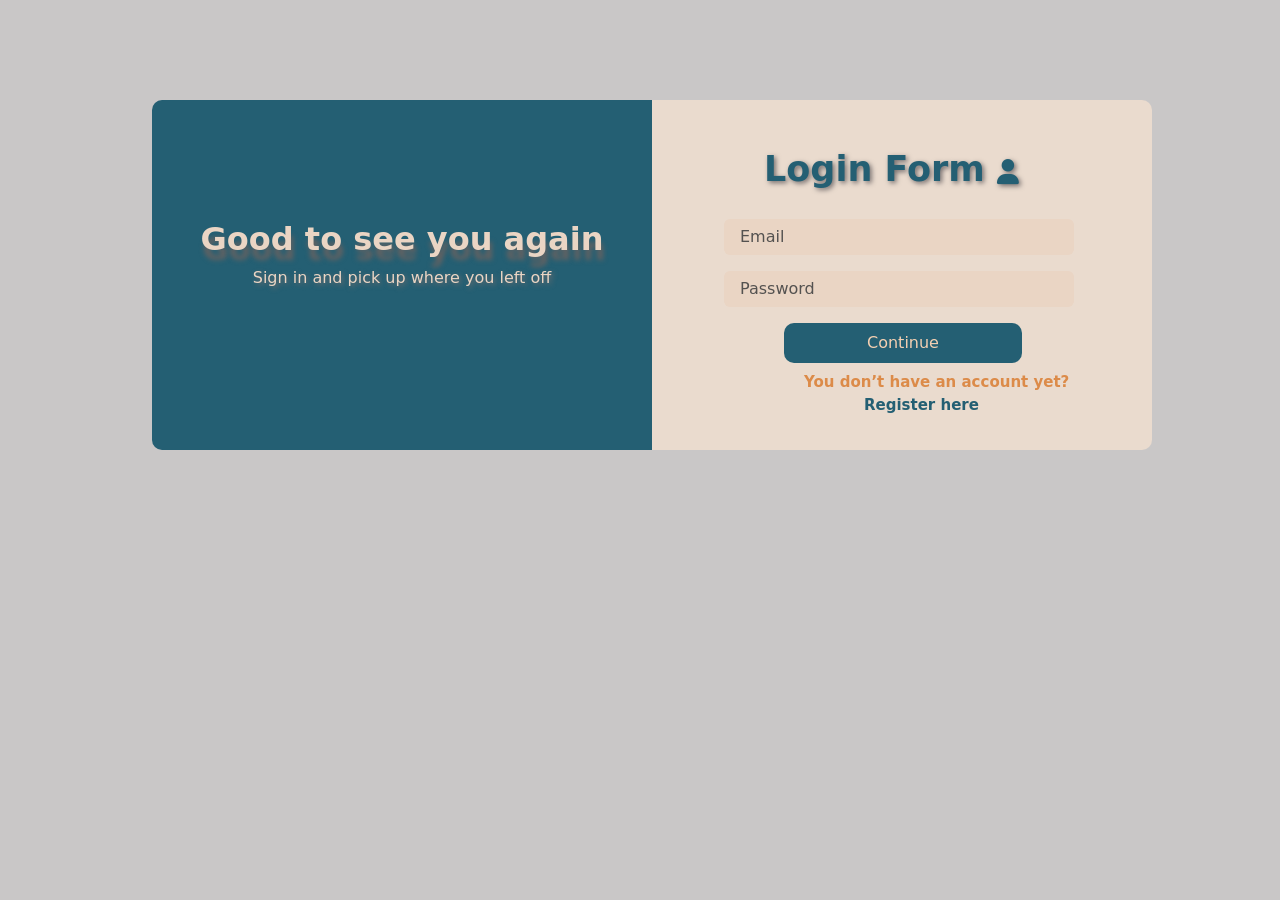
<file: profile.html>
<!DOCTYPE html>
<html lang="en">

<head>
    <meta charset="UTF-8">
    <meta name="viewport" content="width=device-width, initial-scale=1.0">

     <title>Skill-Swap</title>

  
    <link rel="stylesheet" href="css/bootstrap.css">

  
    <link rel="stylesheet" href="css/all.min.css">

    <style>

        body {
            background-color: #245F73;
            min-height: 100vh;
        }

        .navbar {
            background-color:#E9E3DE;
        }

        .navbar-brand {
            color: #245F73;
            font-weight: bold;
            font-size: 24px;
        }

        .nav-link {
            color: #245F73;
            font-weight: 500;
        }

        .nav-link:hover {
            color: #55361e;
        }

        .profile-container {
            max-width: 850px;
            margin: 40px auto;
        }

        .profile-card {
            background-color: #eadbce;
            border-radius: 20px;
        }

        .profile-header {
            background-color:#E9E3DE;
            border-radius: 20px 20px 0 0;
            padding: 30px;
            text-align: center;
        }

        .profile-image {
            width: 120px;
            height: 120px;
            border-radius: 50%;
            object-fit: cover;
            border: 5px solid white;
            background-color: #ddd;
        }

        .profile-name {
            color: #245F73;
            font-weight: bold;
            margin-top: 15px;
        }

        .profile-email {
            color: #55361e;
        }

        .info-card {
            background-color: #f4d0b2;
            border-radius: 15px;
            padding: 20px;
            height: 100%;
        }

        .info-title {
            color: #245F73;
            font-weight: bold;
        }

        .info-text {
            color: #55361e;
            margin-bottom: 0;
        }

        .custom-btn {
            background-color: #245F73;
            color: white;
        }

        .custom-btn:hover {
            background-color: #1c4c5c;
            color: white;
        }

    </style>
</head>

<body>


    
    <nav class="navbar navbar-expand-lg shadow-sm">

        <div class="container">

            <a class="navbar-brand" href="dashboard.html">
                <i class="fa-solid fa-arrows-rotate"></i>
                Skill Swap
            </a>


            <button class="navbar-toggler"
                    type="button"
                    data-bs-toggle="collapse"
                    data-bs-target="#navbarNav">

                <span class="navbar-toggler-icon"></span>

            </button>


            <div class="collapse navbar-collapse" id="navbarNav">

                <ul class="navbar-nav ms-auto">

                    <li class="nav-item">
                        <a class="nav-link" href="dashboard.html">
                            <i class="fa-solid fa-house"></i>
                            Dashboard
                        </a>
                    </li>

                    <li class="nav-item">
                        <a class="nav-link active" href="profile.html">
                            <i class="fa-solid fa-user"></i>
                            Profile
                        </a>
                    </li>

                    <li class="nav-item ms-lg-2">
                        <button class="btn custom-btn px-3"
                                onclick="logout()">

                            <i class="fa-solid fa-right-from-bracket"></i>
                            Logout

                        </button>
                    </li>

                </ul>

            </div>

        </div>

    </nav>



  

    <div class="container profile-container">

        <div class="card profile-card border-0 shadow-lg">


          

            <div class="profile-header">

                <img id="profileImage"
                     src="https://via.placeholder.com/120"
                     class="profile-image"
                     alt="Profile Photo">

                <h2 id="profileName"
                    class="profile-name">
                    User Name
                </h2>

                <p id="profileEmail"
                   class="profile-email mb-0">
                    user@email.com
                </p>

            </div>



         

            <div class="card-body p-4">

                <div class="row g-4">


                

                    <div class="col-12">

                        <div class="info-card">

                            <h5 class="info-title">
                                <i class="fa-solid fa-circle-info"></i>
                                About Me
                            </h5>

                            <p id="profileBio"
                               class="info-text">
                                No bio added yet.
                            </p>

                        </div>

                    </div>



                

                    <div class="col-12 col-md-6">

                        <div class="info-card">

                            <h5 class="info-title">
                                <i class="fa-solid fa-chalkboard-user"></i>
                                Skills I Can Teach
                            </h5>

                            <p id="profileTeachSkill"
                               class="info-text">
                                Loading...
                            </p>

                        </div>

                    </div>



                

                    <div class="col-12 col-md-6">

                        <div class="info-card">

                            <h5 class="info-title">
                                <i class="fa-solid fa-book-open"></i>
                                Skills I Want To Learn
                            </h5>

                            <p id="profileLearnSkill"
                               class="info-text">
                                Loading...
                            </p>

                        </div>

                    </div>



                    

                    <div class="col-12">

                        <div class="info-card">

                            <h5 class="info-title">
                                <i class="fa-solid fa-chart-simple"></i>
                                Experience Level
                            </h5>

                            <p id="profileExperience"
                               class="info-text">
                                Not specified
                            </p>

                        </div>

                    </div>


                </div>


            

                <div class="text-center mt-4">

                    <button class="btn custom-btn px-4"
                            onclick="editProfile()">

                        <i class="fa-solid fa-pen-to-square"></i>
                        Edit Profile

                    </button>

                </div>

            </div>

        </div>

    </div>





    <script src="js/bootstrap.bundle.js"></script>

    <script src="js/profile.js"></script>

</body>

</html>
</file>
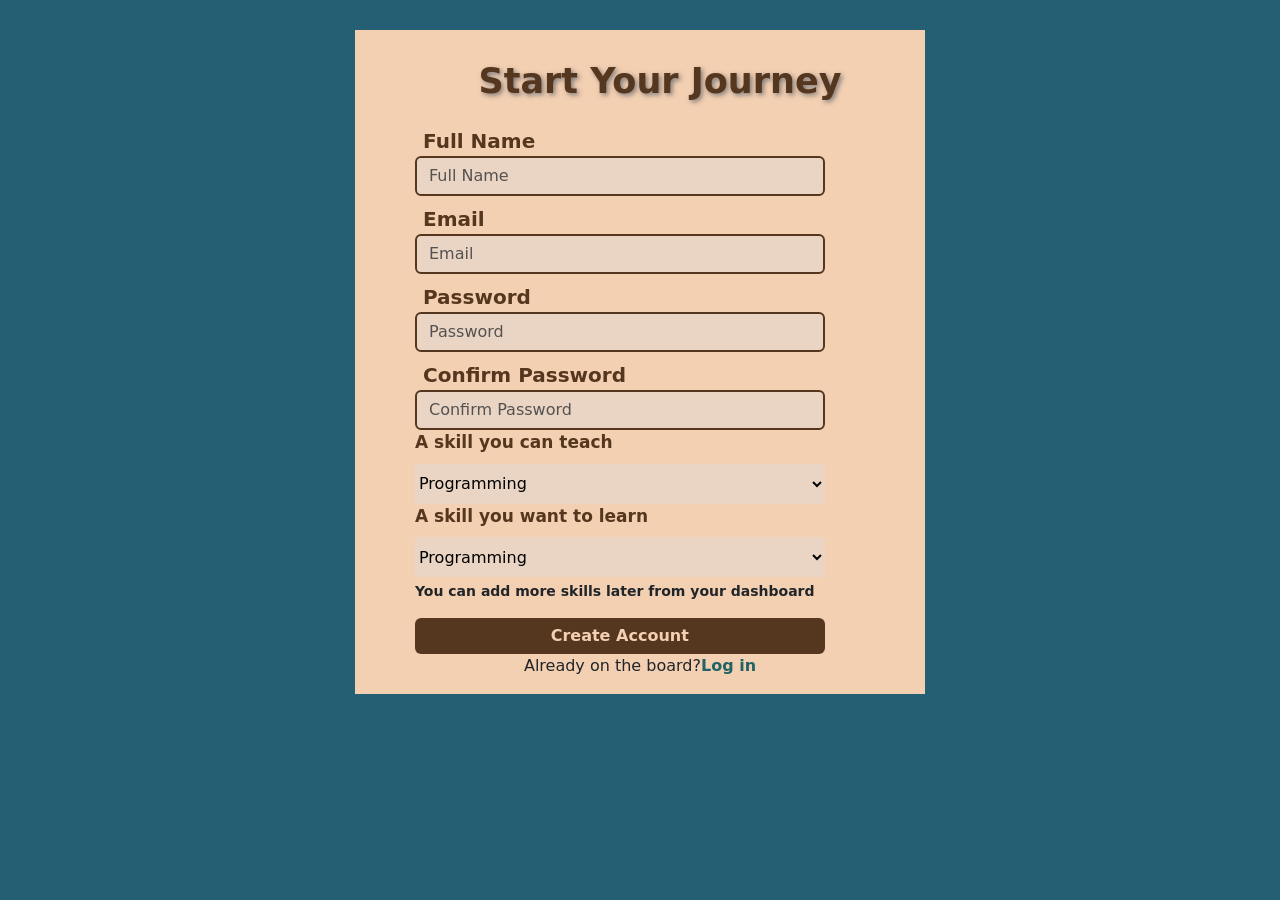
<file: registration.html>
<html>

<head>
     <title>Skill-Swap</title>
    <link rel="stylesheet" href="css/all.min.css">
    <link rel="stylesheet" href="css/bootstrap.css">
    <style>
        body {
            background: #c9c7c7;

        }

        .row {
            min-height: 400px;

        }

        .reg {
            min-height: 500px;
            background: #f4d0b2;
            margin: 30px auto;

        }

        h4 {
            color: #55361e;
            margin-left: 40px;
            margin-top: 30px;
            text-shadow: 2px 2px 5px rgb(124, 121, 121);
            font-weight: bold;
            font-size: 35px;
        }
        
         input {
            background-color: #ead5c4 !important;
            border: 2px solid #55361e !important;


        }
        .slt{
            height: 40px !important;
           
            
        }
        .btn{
            background: #55361e !important;
            color: #f4d0b2;
            font-weight: bold;
        }
        span{
            font-size: 17px !important;
            font-weight: bold;
            color: #55361e;
        }
        
    </style>
</head>

<body style="background-color: #245F73;">
    <div class="container">
        <div class="row">
            <div class="col-sm-6 mx-auto  reg">

                
                  <!-- <div id="successAlert"
     class="alert alert-success alert-dismissible fade show d-none text-center shadow"
     role="alert">

    <i class="fa-solid fa-circle-check fa-2x mb-2"></i>

    <h5 class="alert-heading">
        Registration Successful!
    </h5>

    <p class="mb-2">
        Your account has been created successfully.
    </p>

    <button type="button"
            class="btn btn-success btn-sm"
            onclick="goToLogin()">
        Continue to Login
    </button>

    <button type="button"
            class="btn-close"
            onclick="closeAlert()">
    </button>

</div> -->
                <h4 class="text-center mb-4 ">Start Your Journey</h4>

                <form id="registrationForm" class="mx-auto">
                    <label for="" class="ms-5 fw-semibold fs-5 ps-2 " style="color: #55361e;">Full Name</label> <br>
                    <input type="text" class="form-control ms-5 w-75 " placeholder="Full Name" required id="i1">
                    <label for="" class="ms-5 fw-semibold fs-5 ps-2 mt-2" style="color: #55361e;">Email</label> <br>
                    <input type="text" class="form-control ms-5 w-75" placeholder="Email" required id="i2">
                    <label for="" class="ms-5 fw-semibold fs-5 ps-2 mt-2" style="color: #55361e;">Password</label> <br>
                    <input type="password" class="form-control ms-5 w-75" placeholder="Password" required id="i3">
                    <label for="" class="ms-5 fw-semibold fs-5 ps-2 mt-2" style="color: #55361e;">Confirm Password</label> <br>
                    <input type="password" class="form-control ms-5 w-75" placeholder="Confirm Password" required id="i4">
                    <span class=" mt-5 mx-5">A skill you can teach</span>
                    <select  id="teachSkill" class="mt-2 ms-5 border-0 w-75 slt" style="background-color: #ead5c4;" required>
                        
                        <option>Programming</option>
                        <option>Web Development</option>
                        <option>Data Analysis</option>
                        <option>Cloud Computing</option>
                        <option>Cyber Security</option>
                        <option>Networking and IT Support</option>
                        <option>Database Management</option>
                        <option>Communication</option>
                        <option>Leadership</option>
                        <option>Teamwork and collaboration</option>
                        <option>Time management</option>
                        <option>Presentation skills</option>
                        <option>Conflict resolution</option>
                    </select><br>
                     <span class=" mx-5">A skill you want to learn</span>
                    <select   id="learnSkill" class="mt-2 ms-5 border-0 w-75 slt mb-0" style="background-color: #ead5c4;" required >
                        
                        <option>Programming</option>
                        <option>Web Development</option>
                        <option>Data Analysis</option>
                        <option>Cloud Computing</option>
                        <option>Cyber Security</option>
                        <option>Networking and IT Support</option>
                        <option>Database Management</option>
                        <option>Communication</option>
                        <option>Leadership</option>
                        <option>Teamwork and collaboration</option>
                        <option>Time management</option>
                        <option>Presentation skills</option>
                        <option>Conflict resolution</option>
                    </select>
                    <p class="mx-5 mt-1 fw-bold" style="font-size: 14px !important;">You can add more skills later from your dashboard</p>
                    <button type="submit" class="btn w-75 mx-5 border-0" onclick="register()">Create Account</button>
                    <p class="text-center">Already on the board?<a href="Login.html" style="color: rgb(34, 99, 101);font-weight: bold;text-decoration: none;">Log in</a></p>
                    
                </form>
    
            </div>

        </div>
    </div>

    <script src="js/registration.js"></script>

</body>

</html>
</file>
<file: index.css>
body{
  font-family: 'Gill Sans', 'Gill Sans MT', Calibri, 'Trebuchet MS', sans-serif;
 }
 
 .bg-color1{
    color: #E9E3DE !important;
    background-color:rgb(36, 95, 115) ;
    backdrop-filter: blur(100px) !important;
    
 }
 .h{
    max-height: 70px !important;
 }
 .h2{
    max-height: 60px !important;
    padding-left: 140px !important;
    box-sizing: border-box;
 }
 .ab{
     padding-left: 60px !important;
    color: #E9E3DE !important;
    box-sizing: border-box !important;
    font-weight: 600 !important;
    font-size: 18px !important;
 
 }
  .ac{
     background-color: #E9E3DE !important;
     color: #245F73 !important;
  
    box-sizing: border-box !important;
    font-weight: 600 !important;
    font-size: 18px !important;
 }
 .b{
    background-color: #245F73;
    color: #E9E3DE !important;
 }
 .b1{
    color: #245F73;
    background-color: #eadbce !important;
    border-radius: 20px !important;
    box-shadow: 0px 0px 3px 0px rgb(250, 247, 247) !important;
       transition: 1s;
 }
 .b1:hover{
       transform: scale(90%);
       transition: 2s;
 }
 .active :hover{
    color:rgba(11, 11, 11, 0.637)
 }




   .video-hero {
    position: relative;
    width: 100%;
    height: 100vh;
    overflow: hidden;
  }

  .video-hero video {
    position: absolute;
    top: 50%;
    left: 50%;
    min-width: 100%;
    min-height: 100%;
    width: auto;
    height: auto;
    transform: translate(-50%, -50%);
    object-fit: cover;
    z-index: 1;
  }

 
  .video-overlay {
    position: absolute;
    top: 0;
    left: 0;
    width: 100%;
    height: 100%;
    background: rgba(0, 0, 0, 0.3);
    z-index: 2;
  }

  .video-hero-content {
    position: relative;
    z-index: 3;
    height: 100%;
    display: flex;
    flex-direction: column;
    justify-content: center;
    align-items: center;
    text-align: center;
    color: #fff;
    padding: 0 20px;
  }

  .video-hero-content h1 {
    font-size: 3rem;
    font-weight: 700;
    text-shadow: 2px 2px 8px rgba(0,0,0,0.6);
  }

  .video-hero-content p {
    font-size: 1.25rem;
    max-width: 700px;
    margin: 20px auto;
    text-shadow: 1px 1px 5px rgba(0,0,0,0.6);
  }

  @media (max-width: 768px) {
    .video-hero-content h1 {
      font-size: 2rem;
    }
    .video-hero-content p {
      font-size: 1rem;
    }
  }

  section {
    padding: 60px 0;
  }


  .c{
    background-color: #eadbce;
    color: black;
    min-height: 60px !important;
    min-width: 10px !important;
    border-radius: 20px !important;
   transition: 1s;
  }
  .c:hover{
     box-shadow: 0px 0px 10px 5px white !important;
     transition: 1s;
  }
  .m{
    margin-left: 80px !important;
    transform: translateY(-27px);
    background: linear-gradient(45deg,rgb(7, 7, 7),rgb(65, 65, 68),rgb(51, 47, 47)) !important;
    box-shadow: 0px 0px 10px 0px white ;
    font-size: 30px !important;
  }
  .fs{
    font-size: 15px !important;
  }
  .fs2{
    font-size: 50px !important;
  }
  .fs1{
    font-size: 40px !important;
  }

  .c {
    border: 3px solid rgb(73, 61, 61);
    border-radius: 15px;
    background-color: #E9E3DE;
}
.skill-row {
    column-gap: 25px;
    row-gap: 25px;
}

.m {
    height: 20px;
    width: 20px;
    background-color: red;
    border-radius: 50%;
    margin: 0 auto 8px;
}

.c span {
    font-size: 14px;
}




@media (max-width: 576px) {

    .trending-section h3 {
        font-size: 28px !important;
    }

    .trending-section h2 {
        font-size: 20px !important;
        margin-top: 20px;
    }

    .trending-section hr {
        width: 70% !important;
        height: 5px !important;
    }

    .trending-box {
        width: 95% !important;
        margin: 30px auto !important;
        padding: 20px 10px !important;
        border-radius: 25px !important;
    }

    .skill-row {
          display: flex !important;
        flex-direction: column;
        align-items: center;
        gap: 20px !important;
         
         
    }

    .skill-row .c {
        width: 90% !important;
        max-width: 350px;
        margin: 0 !important;
        font-size: 17px !important;
    }

    .skill-row .c span {
        font-size: 13px !important;
    }
}



.b1 {
    background-color: #E9E3DE;
    min-height: 330px;
    display: flex;
    flex-direction: column;
}

.b1:hover {
    transform: translateY(-8px);
    transition: 0.3s;
}
</file>
